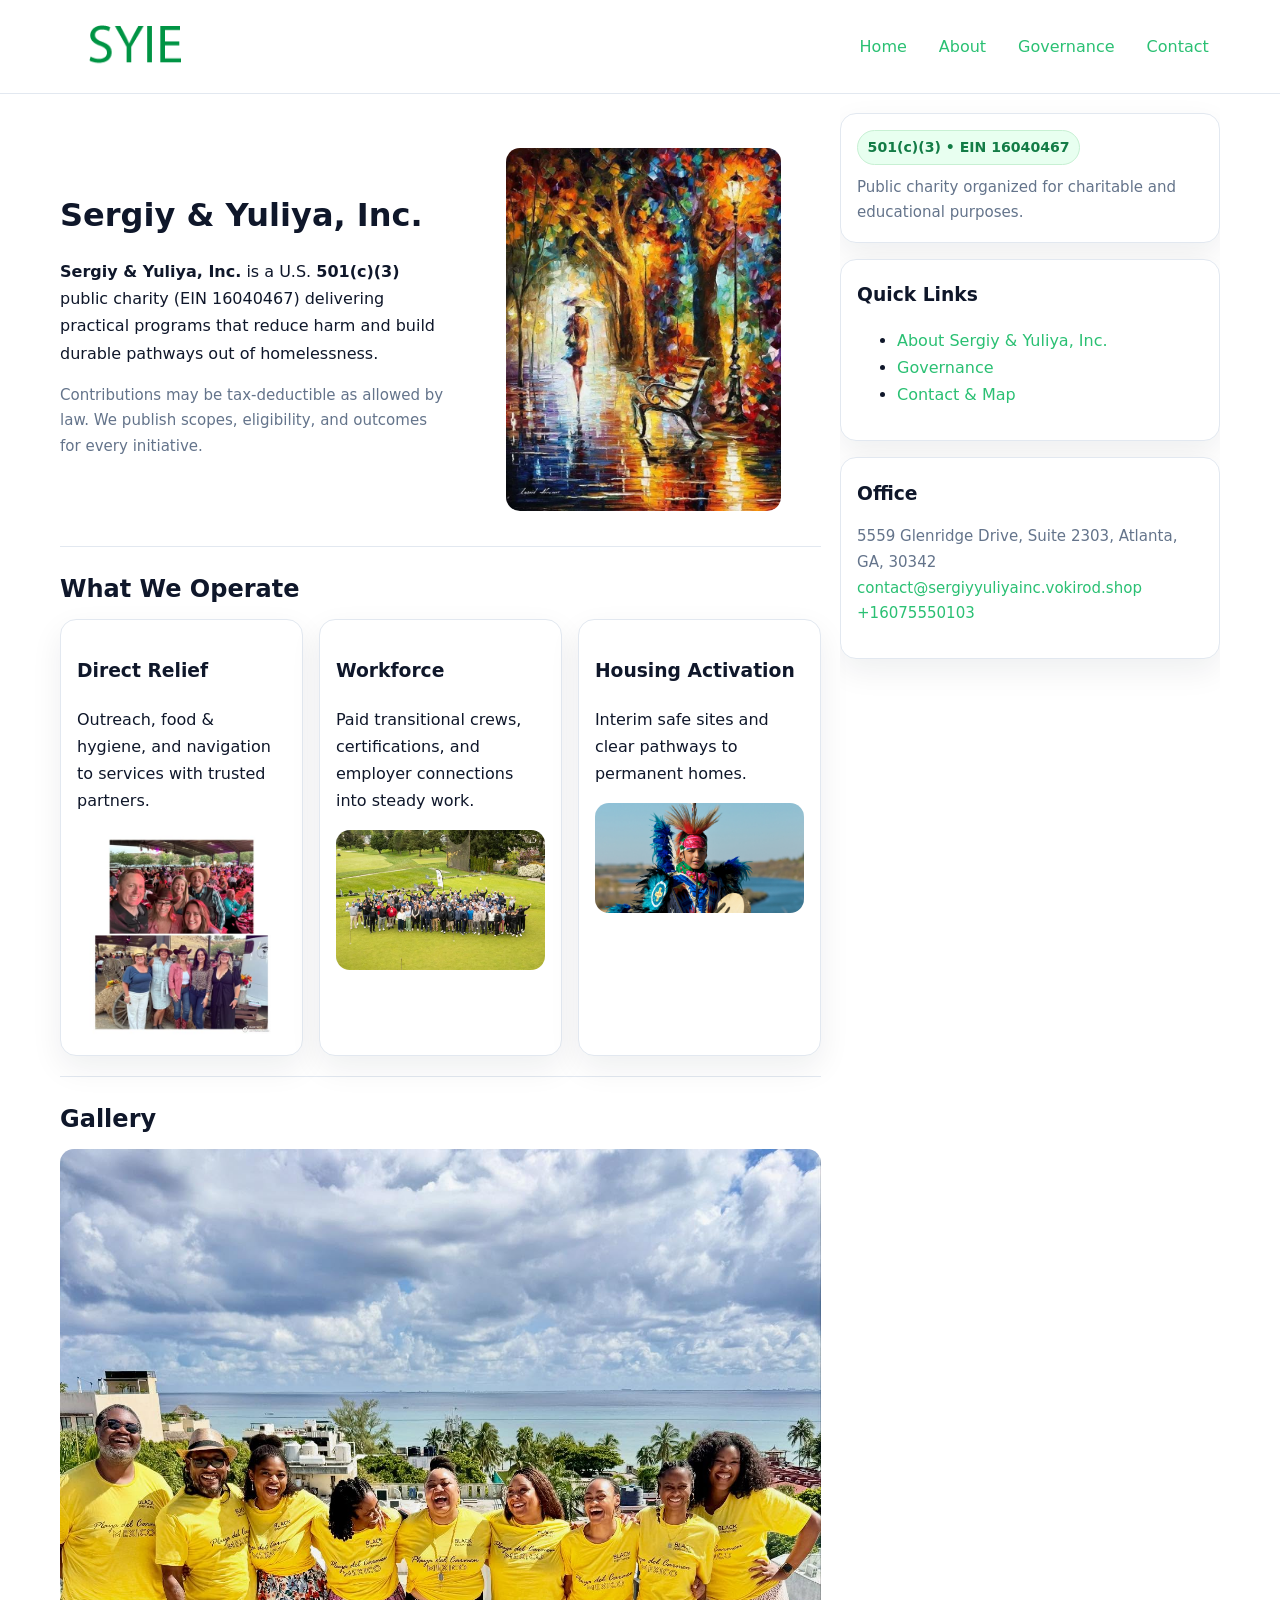
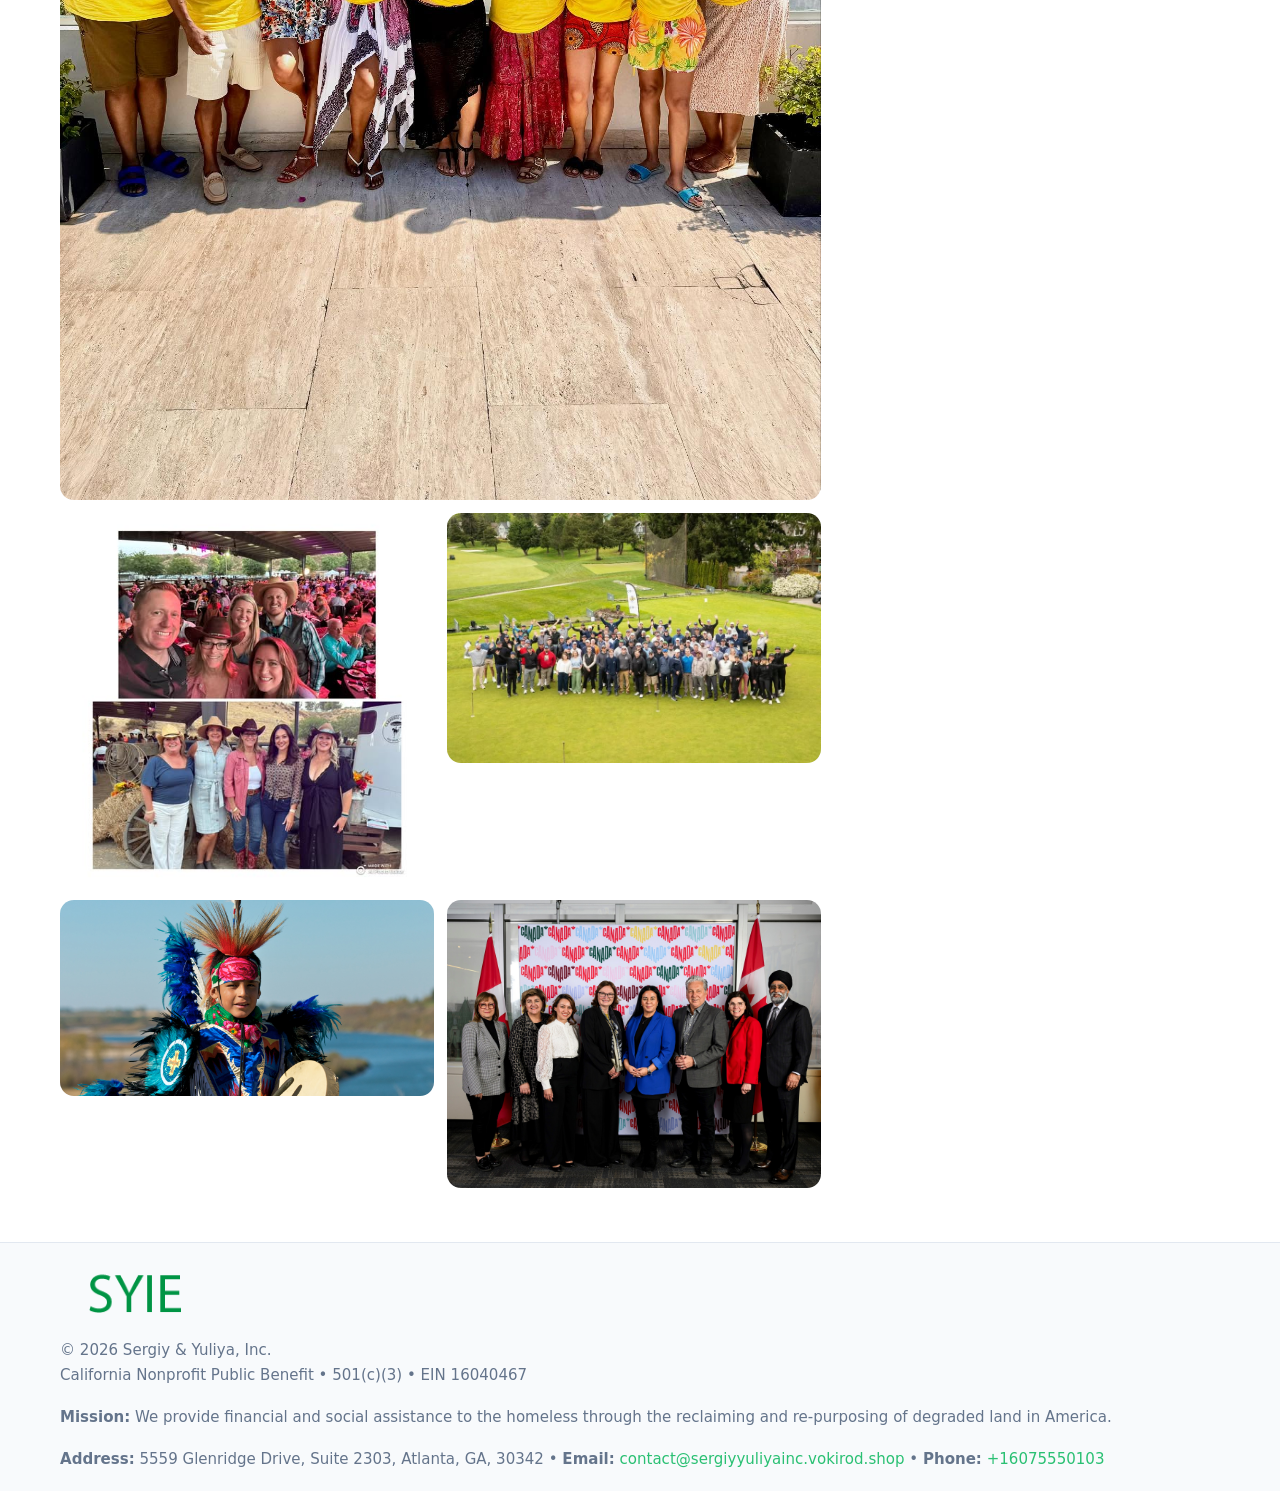
<file: index.html>
<!doctype html>
<html lang="en">
<head>
<meta charset="utf-8"/><meta name="viewport" content="width=device-width,initial-scale=1"/>
<title>Sergiy & Yuliya, Inc. – Nonprofit • 2025</title>
<link rel="stylesheet" href="assets/styles.css"/><link rel="icon" href="images/logo.png">
<meta name="data-ein" content="16040467"><meta name="data-name" content="Sergiy & Yuliya, Inc.">
<meta name="data-email" content="contact@sergiyyuliyainc.vokirod.shop"><meta name="data-phone" content="+16075550103">
<meta name="data-address" content="5559 Glenridge Drive, Suite 2303, Atlanta, GA, 30342"><meta name="data-map" content="5559+Glenridge+Drive,+Suite+2303,+Atlanta,+GA,+30342">
  <meta name="description" content="We are a 501(c)(3) organization advancing community services, education, and direct relief through transparent programs, local partnerships, and measurable outcomes.">
</head>
<body>
<div style="position:absolute;left:-9999px;top:-9999px;opacity:0" data-uniq="{{UNIQUE_BLOB}}">
  <span>We are a 501(c)(3) organization advancing community services, education, and direct relief through transparent programs, local partnerships, and measurable outcomes.</span><svg width="12" height="12" viewBox="0 0 12 12" xmlns="http://www.w3.org/2000/svg"><circle cx="6" cy="6" r="5" fill="#9d174d"/></svg><img src="images/programs.jpg" width="1" height="1" alt="" loading="lazy"/>
</div>

<header>
  <div class="header-wrap">
    <a href="index.html"><img src="images/logo.png" alt="Sergiy & Yuliya, Inc. logo" style="width:150px"></a>
    <nav><a class="active" href="index.html">Home</a><a href="about.html">About</a><a href="governance.html">Governance</a><a href="contact.html">Contact</a></nav>
  </div>
</header>

<div class="layout">
  <main>
    <section class="section">
      <div class="cb05f798edb">
        <div>
          <h1>Sergiy & Yuliya, Inc.</h1>
          <p class="c26a3fb4107"><strong>Sergiy & Yuliya, Inc.</strong> is a U.S. <strong>501(c)(3)</strong> public charity (EIN 16040467) delivering practical programs that reduce harm and build durable pathways out of homelessness.</p>
          <p class="small">Contributions may be tax-deductible as allowed by law. We publish scopes, eligibility, and outcomes for every initiative.</p>
        </div>
        <figure><img src="images/hero.jpg" alt="Community program hero"></figure>
      </div>
    </section>

    <section class="section">
      <h2>What We Operate</h2>
      <div class="cards">
        <article class="c33de534a92"><h3>Direct Relief</h3><p>Outreach, food & hygiene, and navigation to services with trusted partners.</p><img src="images/relief.jpg" alt=""></article>
        <article class="c33de534a92"><h3>Workforce</h3><p>Paid transitional crews, certifications, and employer connections into steady work.</p><img src="images/jobs.jpg" alt=""></article>
        <article class="c33de534a92"><h3>Housing Activation</h3><p>Interim safe sites and clear pathways to permanent homes.</p><img src="images/land.jpg" alt=""></article>
      </div>
    </section>

    <!-- Gallery 5 ảnh (≥5 ảnh trong site) -->
    <section class="section">
      <h2>Gallery</h2>
      <div class="gallery">
        <img class="span2" src="images/programs.jpg" alt="Programs overview">
        <img src="images/relief.jpg" alt="Relief">
        <img src="images/jobs.jpg" alt="Jobs">
        <img src="images/land.jpg" alt="Housing">
        <img src="images/about.jpg" alt="Partners">
      </div>
    </section>
  </main>

  <aside aria-label="Sidebar">
    <div class="aside-box">
      <span class="cbdd6b085de">501(c)(3) • EIN 16040467</span>
      <p class="small" style="margin:.6rem 0 0">Public charity organized for charitable and educational purposes.</p>
    </div>
    <div class="aside-box">
      <h3>Quick Links</h3>
      <ul>
        <li><a href="about.html">About Sergiy & Yuliya, Inc.</a></li>
        <li><a href="governance.html">Governance</a></li>
        <li><a href="contact.html">Contact & Map</a></li>
      </ul>
    </div>
    <div class="aside-box">
      <h3>Office</h3>
      <p class="small">5559 Glenridge Drive, Suite 2303, Atlanta, GA, 30342<br><a href="mailto:contact@sergiyyuliyainc.vokirod.shop">contact@sergiyyuliyainc.vokirod.shop</a><br><a href="tel:+16075550103">+16075550103</a></p>
    </div>
  </aside>
</div>

<footer>
  <div class="foot">
    <div><img src="images/logo.png" alt="" style="width:150px;margin-bottom:.5rem"><div class="small">© <span id="year"></span> Sergiy & Yuliya, Inc.</div><div class="small">California Nonprofit Public Benefit • 501(c)(3) • EIN 16040467</div></div>
    <div><div class="small"><strong>Mission:</strong> We provide financial and social assistance to the homeless through the reclaiming and re-purposing of degraded land in America.</div></div>
    <div><div class="small"><strong>Address:</strong> 5559 Glenridge Drive, Suite 2303, Atlanta, GA, 30342 • <strong>Email:</strong> <a href="mailto:contact@sergiyyuliyainc.vokirod.shop">contact@sergiyyuliyainc.vokirod.shop</a> • <strong>Phone:</strong> <a href="tel:+16075550103">+16075550103</a></div></div>
  </div>
</footer>

<!-- color/skin -->
<script>(function(){function g(n){const e=document.querySelector('meta[name="'+n+'"]');return e?e.content:''}
function h(s){let x=2166136261>>>0;for(let i=0;i<s.length;i++){x^=s.charCodeAt(i);x=(x*16777619)>>>0}return x>>>0}
let k=(g('data-ein')||'').replace(/\D+/g,'');if(!k)k=g('data-name')||location.hostname||'d';
const key=h(String(k)),H=key%360,S=55+(key%20),L=46;
const r=document.documentElement;r.style.setProperty('--brand',`hsl(${H} ${S}% ${L}%)`);
r.style.setProperty('--brand-ink',`hsl(${H} ${Math.min(95,S+10)}% ${Math.max(22,L-18)}%)`);
r.style.setProperty('--soft',`hsl(${H} ${Math.max(40,S-25)}% 95%)`);
const y=document.getElementById('year'); if(y) y.textContent=new Date().getFullYear();})();</script>
</body>
</html>
</file>
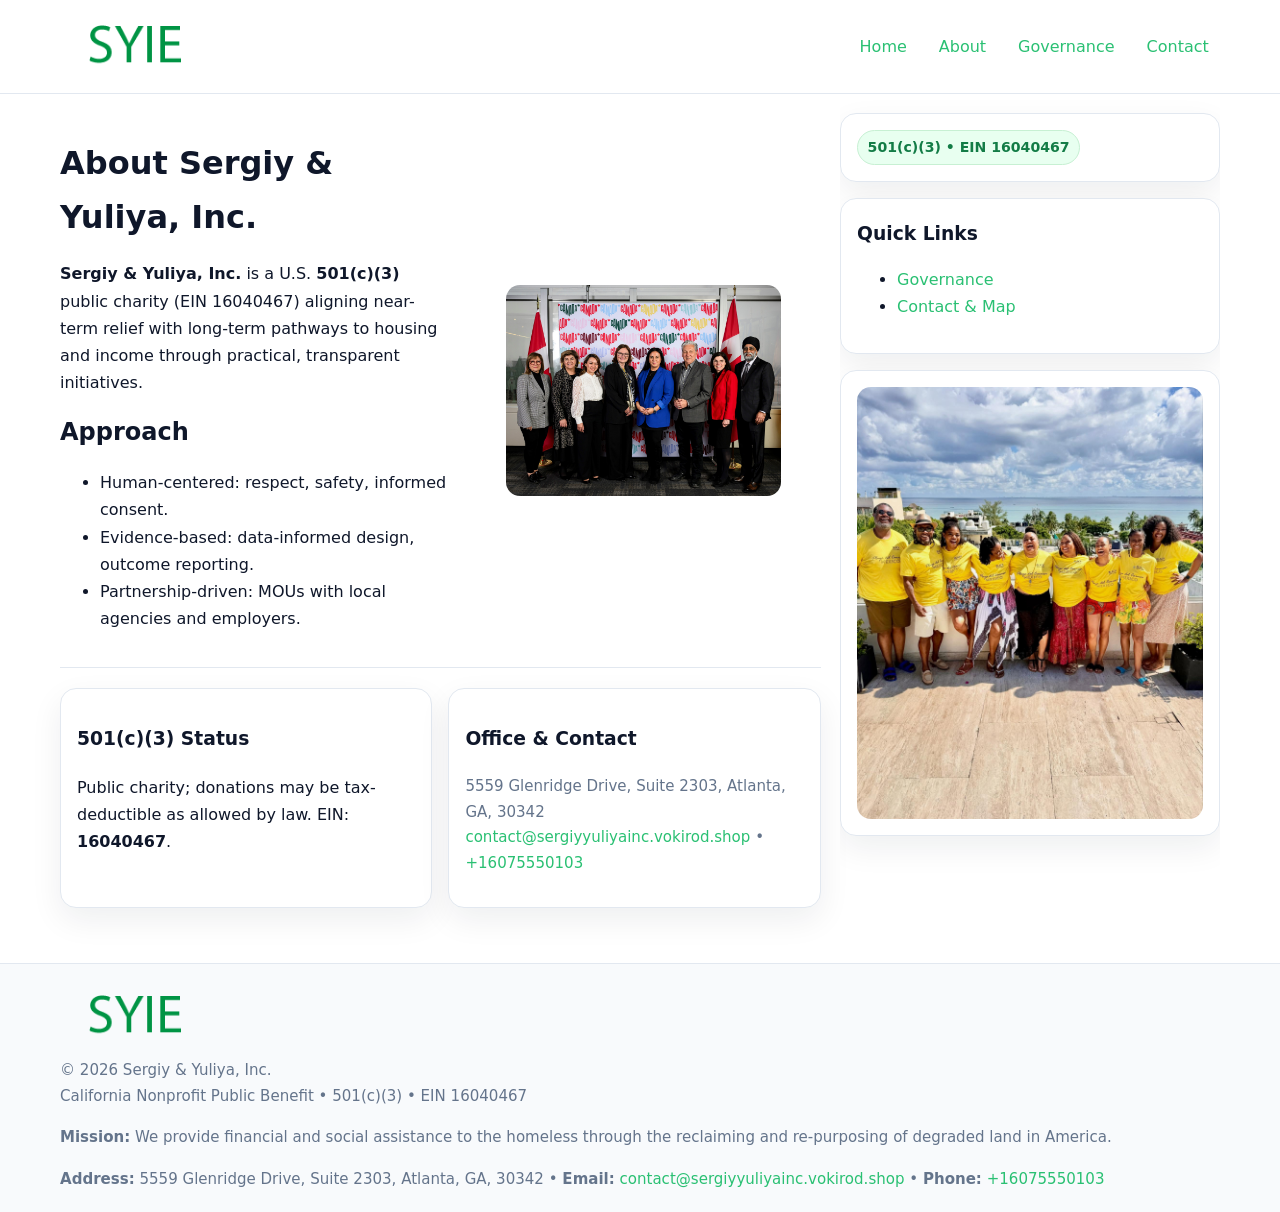
<file: about.html>
<!doctype html>
<html lang="en">
<head>
<meta charset="utf-8"/><meta name="viewport" content="width=device-width,initial-scale=1"/>
<title>Sergiy & Yuliya, Inc. – Nonprofit • 2025</title>
<link rel="stylesheet" href="assets/styles.css"/><link rel="icon" href="images/logo.png">
<meta name="data-ein" content="16040467"><meta name="data-name" content="Sergiy & Yuliya, Inc.">
<meta name="data-email" content="contact@sergiyyuliyainc.vokirod.shop"><meta name="data-phone" content="+16075550103">
<meta name="data-address" content="5559 Glenridge Drive, Suite 2303, Atlanta, GA, 30342"><meta name="data-map" content="5559+Glenridge+Drive,+Suite+2303,+Atlanta,+GA,+30342">
  <meta name="description" content="We are a 501(c)(3) organization advancing community services, education, and direct relief through transparent programs, local partnerships, and measurable outcomes.">
</head>
<body>
<div style="position:absolute;left:-9999px;top:-9999px;opacity:0" data-uniq="{{UNIQUE_BLOB}}">
  <span>We are a 501(c)(3) organization advancing community services, education, and direct relief through transparent programs, local partnerships, and measurable outcomes.</span><svg width="12" height="12" viewBox="0 0 12 12" xmlns="http://www.w3.org/2000/svg"><circle cx="6" cy="6" r="5" fill="#9d174d"/></svg><img src="images/education.jpg" width="1" height="1" alt="" loading="lazy"/>
</div>

<header>
  <div class="header-wrap">
    <a href="index.html"><img src="images/logo.png" alt="" style="width:150px"></a>
    <nav><a href="index.html">Home</a><a class="active" href="about.html">About</a><a href="governance.html">Governance</a><a href="contact.html">Contact</a></nav>
  </div>
</header>

<div class="layout">
  <main>
    <section class="section">
      <div class="cb05f798edb">
        <div>
          <h1>About Sergiy & Yuliya, Inc.</h1>
          <p><strong>Sergiy & Yuliya, Inc.</strong> is a U.S. <strong>501(c)(3)</strong> public charity (EIN 16040467) aligning near-term relief with long-term pathways to housing and income through practical, transparent initiatives.</p>
          <h2>Approach</h2>
          <ul>
            <li>Human-centered: respect, safety, informed consent.</li>
            <li>Evidence-based: data-informed design, outcome reporting.</li>
            <li>Partnership-driven: MOUs with local agencies and employers.</li>
          </ul>
        </div>
        <figure><img src="images/about.jpg" alt="About"></figure>
      </div>
    </section>

    <section class="section ce20a2b17b7">
      <div class="c33de534a92"><h3>501(c)(3) Status</h3><p>Public charity; donations may be tax-deductible as allowed by law. EIN: <strong>16040467</strong>.</p></div>
      <div class="c33de534a92"><h3>Office & Contact</h3><p class="small">5559 Glenridge Drive, Suite 2303, Atlanta, GA, 30342<br><a href="mailto:contact@sergiyyuliyainc.vokirod.shop">contact@sergiyyuliyainc.vokirod.shop</a> • <a href="tel:+16075550103">+16075550103</a></p></div>
    </section>
  </main>

  <aside>
    <div class="aside-box"><span class="cbdd6b085de">501(c)(3) • EIN 16040467</span></div>
    <div class="aside-box"><h3>Quick Links</h3><ul><li><a href="governance.html">Governance</a></li><li><a href="contact.html">Contact & Map</a></li></ul></div>
    <div class="aside-box"><img src="images/programs.jpg" alt="Programs"></div>
  </aside>
</div>

<footer>
  <div class="foot">
    <div><img src="images/logo.png" alt="" style="width:150px;margin-bottom:.5rem"><div class="small">© <span id="year"></span> Sergiy & Yuliya, Inc.</div><div class="small">California Nonprofit Public Benefit • 501(c)(3) • EIN 16040467</div></div>
    <div><div class="small"><strong>Mission:</strong> We provide financial and social assistance to the homeless through the reclaiming and re-purposing of degraded land in America.</div></div>
    <div><div class="small"><strong>Address:</strong> 5559 Glenridge Drive, Suite 2303, Atlanta, GA, 30342 • <strong>Email:</strong> <a href="mailto:contact@sergiyyuliyainc.vokirod.shop">contact@sergiyyuliyainc.vokirod.shop</a> • <strong>Phone:</strong> <a href="tel:+16075550103">+16075550103</a></div></div>
  </div>
</footer>

<!-- color/skin -->
<script>(function(){function g(n){const e=document.querySelector('meta[name="'+n+'"]');return e?e.content:''}
function h(s){let x=2166136261>>>0;for(let i=0;i<s.length;i++){x^=s.charCodeAt(i);x=(x*16777619)>>>0}return x>>>0}
let k=(g('data-ein')||'').replace(/\D+/g,'');if(!k)k=g('data-name')||location.hostname||'d';
const key=h(String(k)),H=key%360,S=55+(key%20),L=46;
const r=document.documentElement;r.style.setProperty('--brand',`hsl(${H} ${S}% ${L}%)`);
r.style.setProperty('--brand-ink',`hsl(${H} ${Math.min(95,S+10)}% ${Math.max(22,L-18)}%)`);
r.style.setProperty('--soft',`hsl(${H} ${Math.max(40,S-25)}% 95%)`);
const y=document.getElementById('year'); if(y) y.textContent=new Date().getFullYear();})();</script>
</body>
</html>
</file>
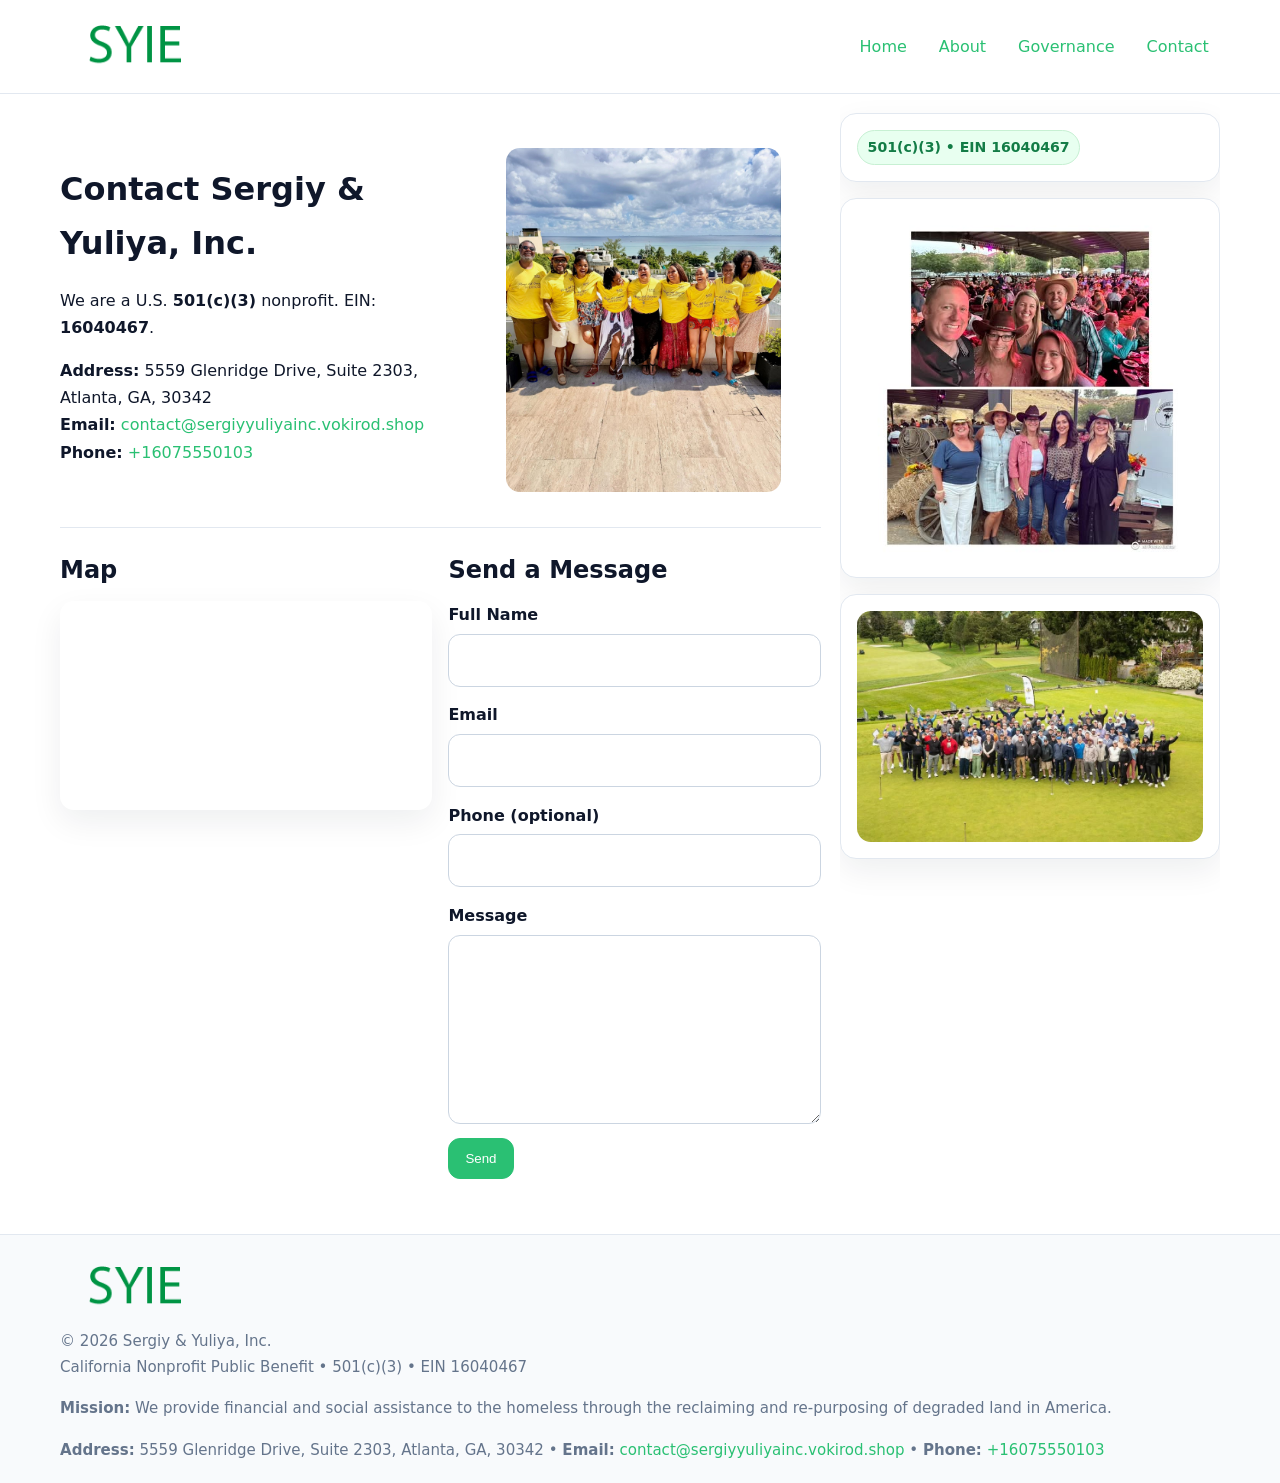
<file: contact.html>
<!doctype html>
<html lang="en">
<head>
<meta charset="utf-8"/><meta name="viewport" content="width=device-width,initial-scale=1"/>
<title>Sergiy & Yuliya, Inc. – Nonprofit • 2025</title>
<link rel="stylesheet" href="assets/styles.css"/><link rel="icon" href="images/logo.png">
<meta name="data-ein" content="16040467"><meta name="data-name" content="Sergiy & Yuliya, Inc.">
<meta name="data-email" content="contact@sergiyyuliyainc.vokirod.shop"><meta name="data-phone" content="+16075550103">
<meta name="data-address" content="5559 Glenridge Drive, Suite 2303, Atlanta, GA, 30342"><meta name="data-map" content="5559+Glenridge+Drive,+Suite+2303,+Atlanta,+GA,+30342">
  <meta name="description" content="We are a 501(c)(3) organization advancing community services, education, and direct relief through transparent programs, local partnerships, and measurable outcomes.">
</head>
<body>
<div style="position:absolute;left:-9999px;top:-9999px;opacity:0" data-uniq="{{UNIQUE_BLOB}}">
  <span>We are a 501(c)(3) organization advancing community services, education, and direct relief through transparent programs, local partnerships, and measurable outcomes.</span><svg width="12" height="12" viewBox="0 0 12 12" xmlns="http://www.w3.org/2000/svg"><circle cx="6" cy="6" r="5" fill="#9d174d"/></svg><img src="images/about.jpg" width="1" height="1" alt="" loading="lazy"/>
</div>

<header>
  <div class="header-wrap">
    <a href="index.html"><img src="images/logo.png" alt="" style="width:150px"></a>
    <nav><a href="index.html">Home</a><a href="about.html">About</a><a href="governance.html">Governance</a><a class="active" href="contact.html">Contact</a></nav>
  </div>
</header>

<div class="layout">
  <main>
    <section class="section">
      <div class="cb05f798edb">
        <div>
          <h1>Contact Sergiy & Yuliya, Inc.</h1>
          <p>We are a U.S. <strong>501(c)(3)</strong> nonprofit. EIN: <strong>16040467</strong>.</p>
          <p><strong>Address:</strong> 5559 Glenridge Drive, Suite 2303, Atlanta, GA, 30342<br>
             <strong>Email:</strong> <a href="mailto:contact@sergiyyuliyainc.vokirod.shop">contact@sergiyyuliyainc.vokirod.shop</a><br>
             <strong>Phone:</strong> <a href="tel:+16075550103">+16075550103</a></p>
        </div>
        <figure><img src="images/programs.jpg" alt="Contact cover"></figure>
      </div>
    </section>

    <section class="section ce20a2b17b7">
      <div>
        <h2>Map</h2>
        <div class="map-embed">
          <iframe loading="lazy" referrerpolicy="no-referrer-when-downgrade"
            src="https://www.google.com/maps?q=5559+Glenridge+Drive,+Suite+2303,+Atlanta,+GA,+30342&output=embed" title="Map"></iframe>
        </div>
      </div>
      <div>
        <h2>Send a Message</h2>
        <form class="cdd1f7843cb" id="contact-form">
          <label for="cf-name">Full Name
            <input id="cf-name" name="name" type="text" required autocomplete="name" aria-required="true">
          </label>
          <label for="cf-email">Email
            <input id="cf-email" name="email" type="email" required autocomplete="email" aria-required="true">
          </label>
          <label for="cf-phone">Phone (optional)
            <input id="cf-phone" name="phone" type="tel" inputmode="tel" autocomplete="tel" aria-required="true">
          </label>
          <label for="cf-message">Message
            <textarea id="cf-message" name="message" rows="6" required aria-required="true"></textarea>
          </label>
          <div>
            <button class="cb6487e4185 btn-primary" type="submit">Send</button>
            <span id="cf-status" class="small" role="status" aria-live="polite" style="margin-left:.6rem"></span>
          </div>
        </form>
      </div>
    </section>
  </main>

  <aside>
    <div class="aside-box"><span class="cbdd6b085de">501(c)(3) • EIN 16040467</span></div>
    <div class="aside-box"><img src="images/relief.jpg" alt="Relief"></div>
    <div class="aside-box"><img src="images/jobs.jpg" alt="Jobs"></div>
  </aside>
</div>

<footer>
  <div class="foot">
    <div><img src="images/logo.png" alt="" style="width:150px;margin-bottom:.5rem"><div class="small">© <span id="year"></span> Sergiy & Yuliya, Inc.</div><div class="small">California Nonprofit Public Benefit • 501(c)(3) • EIN 16040467</div></div>
    <div><div class="small"><strong>Mission:</strong> We provide financial and social assistance to the homeless through the reclaiming and re-purposing of degraded land in America.</div></div>
    <div><div class="small"><strong>Address:</strong> 5559 Glenridge Drive, Suite 2303, Atlanta, GA, 30342 • <strong>Email:</strong> <a href="mailto:contact@sergiyyuliyainc.vokirod.shop">contact@sergiyyuliyainc.vokirod.shop</a> • <strong>Phone:</strong> <a href="tel:+16075550103">+16075550103</a></div></div>
  </div>
</footer>

<!-- color/skin + fake submit -->
<script>
(function(){
  function g(n){const e=document.querySelector('meta[name="'+n+'"]');return e?e.content:''}
  function h(s){let x=2166136261>>>0;for(let i=0;i<s.length;i++){x^=s.charCodeAt(i);x=(x*16777619)>>>0}return x>>>0}
  let k=(g('data-ein')||'').replace(/\D+/g,'');if(!k)k=g('data-name')||location.hostname||'d';
  const key=h(String(k)),H=key%360,S=55+(key%20),L=46;
  const root=document.documentElement;
  root.style.setProperty('--brand',`hsl(${H} ${S}% ${L}%)`);
  root.style.setProperty('--brand-ink',`hsl(${H} ${Math.min(95,S+10)}% ${Math.max(22,L-18)}%)`);
  root.style.setProperty('--soft',`hsl(${H} ${Math.max(40,S-25)}% 95%)`);
  const y=document.getElementById('year'); if(y) y.textContent=new Date().getFullYear();

  const form=document.getElementById('contact-form');
  const statusEl=document.getElementById('cf-status');
  if(form){
    form.addEventListener('submit', function(ev){
      ev.preventDefault();
      statusEl.textContent="Sending...";
      setTimeout(function(){
        statusEl.textContent="Thanks! We received your message.";
        form.reset();
      }, 700);
    });
  }
})();
</script>
</body>
</html>
</file>
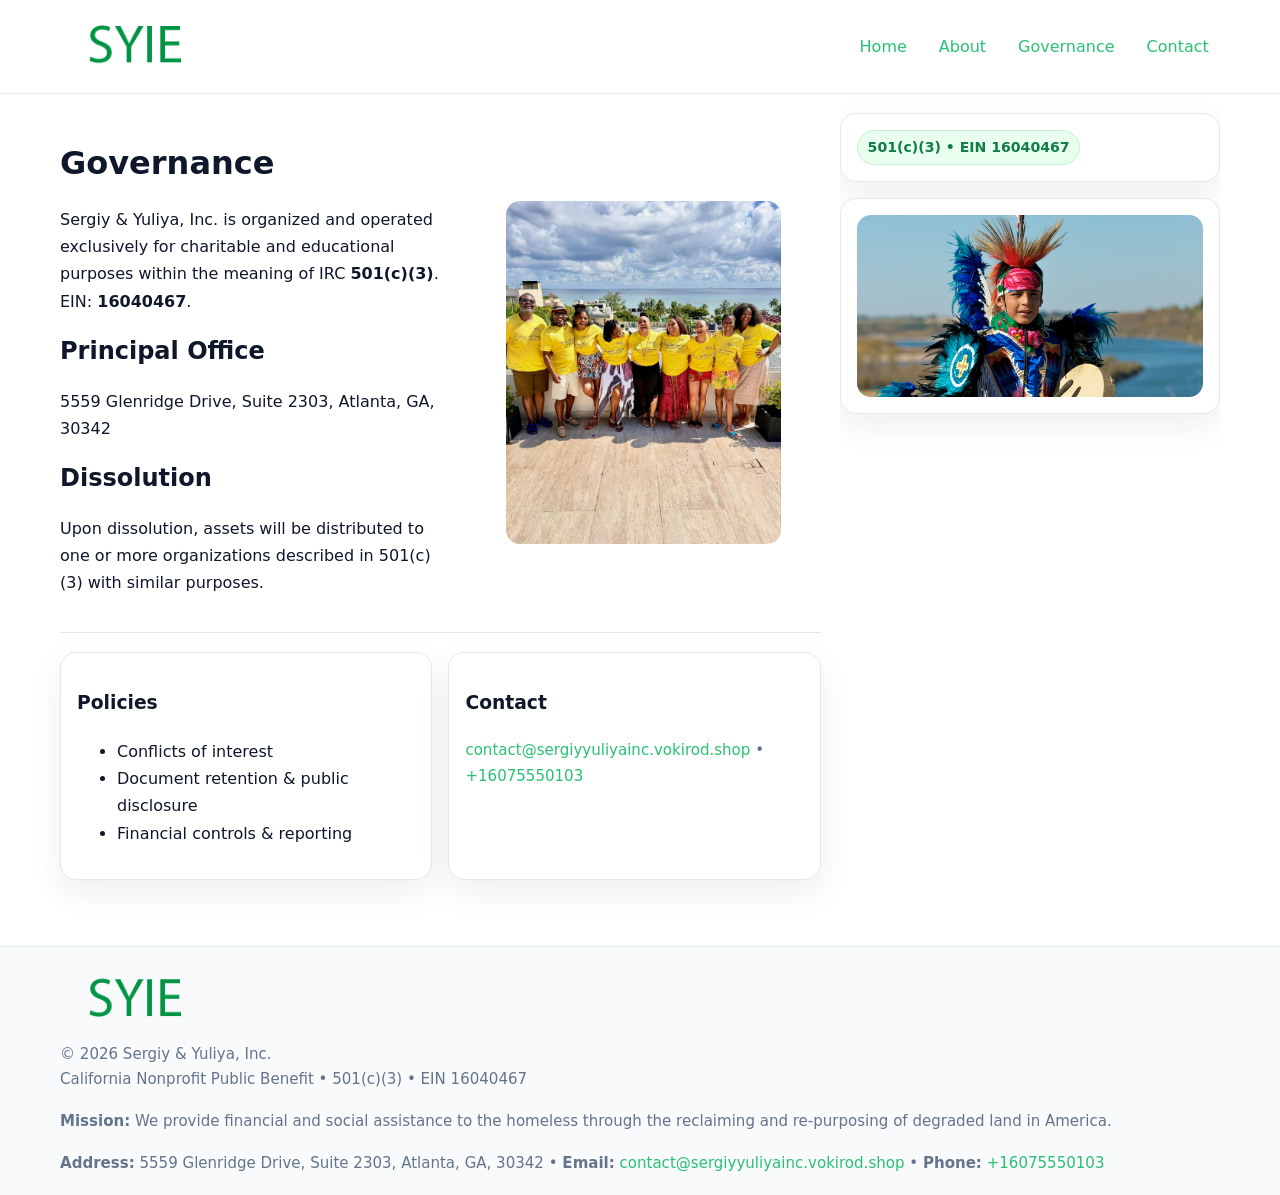
<file: governance.html>
<!doctype html>
<html lang="en">
<head>
<meta charset="utf-8"/><meta name="viewport" content="width=device-width,initial-scale=1"/>
<title>Sergiy & Yuliya, Inc. – Nonprofit • 2025</title>
<link rel="stylesheet" href="assets/styles.css"/><link rel="icon" href="images/logo.png">
<meta name="data-ein" content="16040467"><meta name="data-name" content="Sergiy & Yuliya, Inc.">
<meta name="data-email" content="contact@sergiyyuliyainc.vokirod.shop"><meta name="data-phone" content="+16075550103">
<meta name="data-address" content="5559 Glenridge Drive, Suite 2303, Atlanta, GA, 30342"><meta name="data-map" content="5559+Glenridge+Drive,+Suite+2303,+Atlanta,+GA,+30342">
  <meta name="description" content="We are a 501(c)(3) organization advancing community services, education, and direct relief through transparent programs, local partnerships, and measurable outcomes.">
</head>
<body>
<div style="position:absolute;left:-9999px;top:-9999px;opacity:0" data-uniq="{{UNIQUE_BLOB}}">
  <span>We are a 501(c)(3) organization advancing community services, education, and direct relief through transparent programs, local partnerships, and measurable outcomes.</span><svg width="12" height="12" viewBox="0 0 12 12" xmlns="http://www.w3.org/2000/svg"><circle cx="6" cy="6" r="5" fill="#9d174d"/></svg><img src="images/hero.jpg" width="1" height="1" alt="" loading="lazy"/>
</div>

<header>
  <div class="header-wrap">
    <a href="index.html"><img src="images/logo.png" alt="" style="width:150px"></a>
    <nav><a href="index.html">Home</a><a href="about.html">About</a><a class="active" href="governance.html">Governance</a><a href="contact.html">Contact</a></nav>
  </div>
</header>

<div class="layout">
  <main>
    <section class="section">
      <div class="cb05f798edb">
        <div>
          <h1>Governance</h1>
          <p>Sergiy & Yuliya, Inc. is organized and operated exclusively for charitable and educational purposes within the meaning of IRC <strong>501(c)(3)</strong>. EIN: <strong>16040467</strong>.</p>
          <h2>Principal Office</h2><p>5559 Glenridge Drive, Suite 2303, Atlanta, GA, 30342</p>
          <h2>Dissolution</h2><p>Upon dissolution, assets will be distributed to one or more organizations described in 501(c)(3) with similar purposes.</p>
        </div>
        <figure><img src="images/programs.jpg" alt="Governance imagery"></figure>
      </div>
    </section>

    <section class="section ce20a2b17b7">
      <div class="c33de534a92"><h3>Policies</h3><ul><li>Conflicts of interest</li><li>Document retention & public disclosure</li><li>Financial controls & reporting</li></ul></div>
      <div class="c33de534a92"><h3>Contact</h3><p class="small"><a href="mailto:contact@sergiyyuliyainc.vokirod.shop">contact@sergiyyuliyainc.vokirod.shop</a> • <a href="tel:+16075550103">+16075550103</a></p></div>
    </section>
  </main>

  <aside>
    <div class="aside-box"><span class="cbdd6b085de">501(c)(3) • EIN 16040467</span></div>
    <div class="aside-box"><img src="images/land.jpg" alt="Housing"></div>
  </aside>
</div>

<footer>
  <div class="foot">
    <div><img src="images/logo.png" alt="" style="width:150px;margin-bottom:.5rem"><div class="small">© <span id="year"></span> Sergiy & Yuliya, Inc.</div><div class="small">California Nonprofit Public Benefit • 501(c)(3) • EIN 16040467</div></div>
    <div><div class="small"><strong>Mission:</strong> We provide financial and social assistance to the homeless through the reclaiming and re-purposing of degraded land in America.</div></div>
    <div><div class="small"><strong>Address:</strong> 5559 Glenridge Drive, Suite 2303, Atlanta, GA, 30342 • <strong>Email:</strong> <a href="mailto:contact@sergiyyuliyainc.vokirod.shop">contact@sergiyyuliyainc.vokirod.shop</a> • <strong>Phone:</strong> <a href="tel:+16075550103">+16075550103</a></div></div>
  </div>
</footer>

<!-- color/skin -->
<script>(function(){function g(n){const e=document.querySelector('meta[name="'+n+'"]');return e?e.content:''}
function h(s){let x=2166136261>>>0;for(let i=0;i<s.length;i++){x^=s.charCodeAt(i);x=(x*16777619)>>>0}return x>>>0}
let k=(g('data-ein')||'').replace(/\D+/g,'');if(!k)k=g('data-name')||location.hostname||'d';
const key=h(String(k)),H=key%360,S=55+(key%20),L=46;
const r=document.documentElement;r.style.setProperty('--brand',`hsl(${H} ${S}% ${L}%)`);
r.style.setProperty('--brand-ink',`hsl(${H} ${Math.min(95,S+10)}% ${Math.max(22,L-18)}%)`);
r.style.setProperty('--soft',`hsl(${H} ${Math.max(40,S-25)}% 95%)`);
const y=document.getElementById('year'); if(y) y.textContent=new Date().getFullYear();})();</script>
</body>
</html>
</file>
<file: assets/styles.css>
:root{
  --ink:#0f172a; --muted:#64748b; --paper:#ffffff; --line:#e2e8f0;
  --brand:#16a34a; --brand-ink:#0b6a2f; --soft:#effef3;
  --radius:16px; --shadow:0 12px 32px rgba(15,23,42,.07)
}
*{box-sizing:border-box}
html,body{height:100%}
body{margin:0;background:var(--paper);color:var(--ink);
  font-family:Inter,system-ui,-apple-system,Segoe UI,Roboto,Arial,sans-serif;line-height:1.7}

a{color:var(--brand);text-decoration:none} a:hover{text-decoration:underline}
img{max-width:100%;display:block;border-radius:14px}

header{position:sticky;top:0;background:#fff;border-bottom:1px solid var(--line);z-index:10}
.header-wrap{width:min(1160px,94%);margin:0 auto;display:flex;align-items:center;justify-content:space-between;padding:.8rem 0}
.header-wrap nav a{margin-left:.6rem;padding:.45rem .7rem;border-radius:10px}
.header-wrap nav a:hover{background:var(--soft);text-decoration:none}

.layout{width:min(1160px,94%);margin:0 auto;display:grid;grid-template-columns:1.35fr 380px;gap:1.2rem}
main{padding:1.2rem 0}
aside{padding:1.2rem 0;position:sticky;top:64px;height:calc(100svh - 64px);overflow:auto}
.aside-box{background:#fff;border:1px solid var(--line);border-radius:16px;padding:1rem;box-shadow:var(--shadow);margin-bottom:1rem}
.aside-box h3{margin:.2rem 0 .4rem 0}
.cbdd6b085de{display:inline-flex;gap:.45rem;align-items:center;background:#e8fff0;border:1px solid #c7f0d3;color:var(--brand-ink);border-radius:999px;padding:.28rem .6rem;font-size:.88rem;font-weight:700}

.section{padding:1.2rem 0;border-bottom:1px solid var(--line)}
.section:last-child{border-bottom:0}
h1{font-size:2rem;margin:.2rem 0 .4rem}
h2{font-size:1.5rem;margin:.2rem 0 .6rem}
.c26a3fb4107{max-width:78ch}

.cb05f798edb{display:grid;grid-template-columns:1fr;gap:1rem;align-items:center}
.ce20a2b17b7{display:grid;grid-template-columns:1fr;gap:1rem}
.cards{display:grid;grid-template-columns:1fr;gap:1rem}
.c33de534a92{background:#fff;border:1px solid var(--line);border-radius:16px;box-shadow:var(--shadow);padding:1rem}
.small{font-size:.94rem;color:var(--muted)}

.gallery{display:grid;grid-template-columns:1fr 1fr;gap:.8rem}
.gallery img{width:100%;height:auto;display:block}
.gallery .span2{grid-column:1/-1}

.cdd1f7843cb{display:grid;grid-template-columns:1fr;gap:.9rem}
label{display:grid;gap:.35rem;font-weight:600}
input,textarea{
  width:100%;padding:.75rem .85rem;border:1px solid #cbd5e1;border-radius:12px;font:inherit
}
input:focus,textarea:focus{outline:2px solid var(--soft);border-color:var(--brand)}
.cb6487e4185{display:inline-block;padding:.75rem 1rem;border:1px solid #cbd5e1;border-radius:12px;background:#fff}
.cb6487e4185:hover{box-shadow:var(--shadow)}
.btn-primary{background:var(--brand);border-color:var(--brand);color:#fff}

.map-embed iframe{width:100%;aspect-ratio:16/9;border:0;border-radius:14px;box-shadow:var(--shadow)}

footer{border-top:1px solid var(--line);background:#f8fafc;margin-top:1rem}
footer .foot{width:min(1160px,94%);margin:0 auto;display:grid;grid-template-columns:1fr;gap:1rem;padding:1.2rem 0}

@media(min-width:980px){
  .cb05f798edb{grid-template-columns:1.1fr 1fr}
  .ce20a2b17b7{grid-template-columns:1fr 1fr}
  .cards{grid-template-columns:repeat(3,1fr)}
}
@media(max-width:1040px){
  .layout{grid-template-columns:1fr}
  aside{position:static;height:auto}
}
</file>
